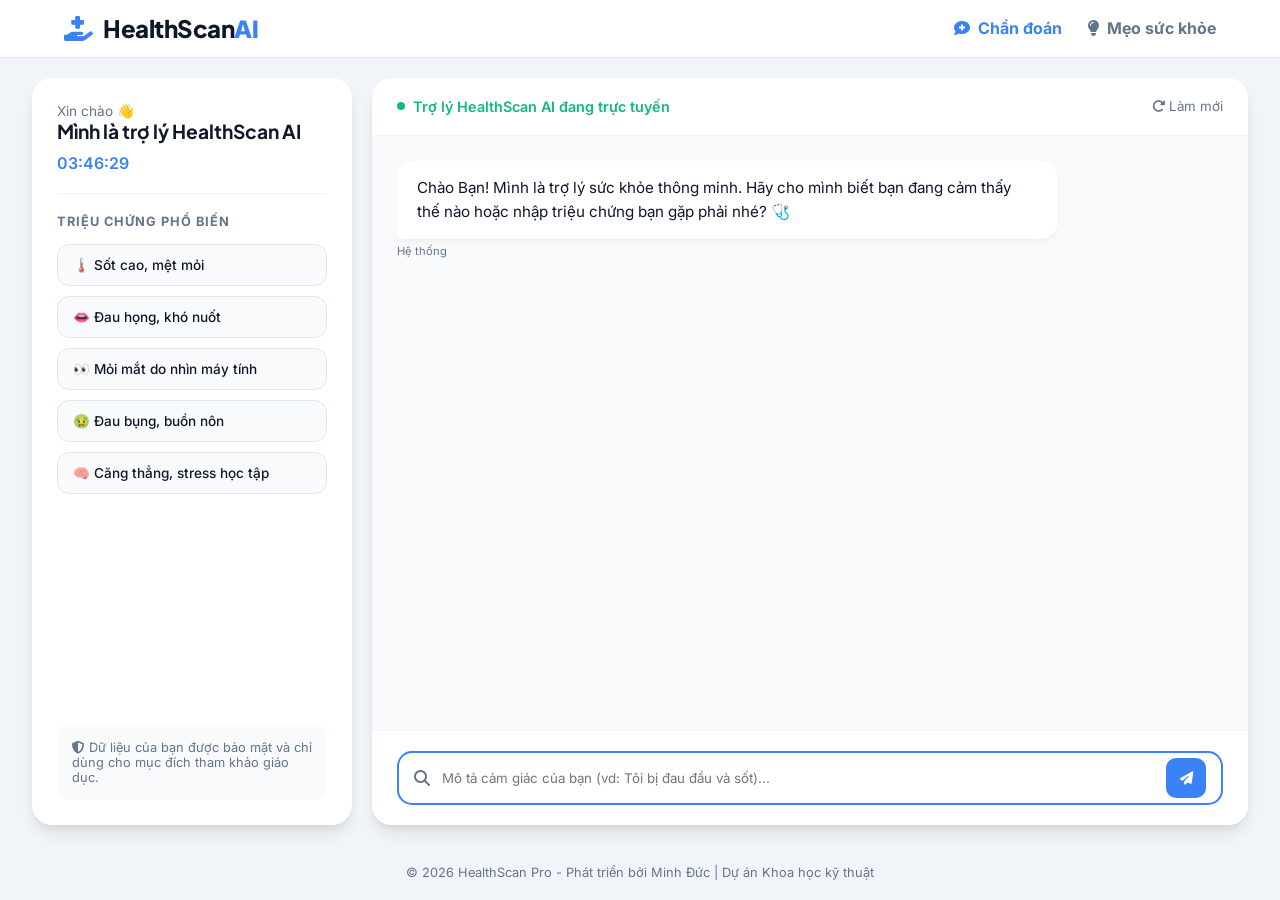
<file: index.html>
<!DOCTYPE html>
<html lang="vi">
<head>
    <meta charset="UTF-8">
    <meta name="viewport" content="width=device-width, initial-scale=1.0">
    <title>HealthScan AI | Trợ lý Sức khỏe Học đường</title>
    
    <link href="https://fonts.googleapis.com/css2?family=Inter:wght@300;400;500;600;700&family=Plus+Jakarta+Sans:wght@700;800&display=swap" rel="stylesheet">
    <link rel="stylesheet" href="https://cdnjs.cloudflare.com/ajax/libs/font-awesome/6.4.0/css/all.min.css">

    <style>
        :root {
            --primary: #3b82f6;
            --primary-dark: #2563eb;
            --secondary: #10b981;
            --bg-body: #f1f5f9;
            --bg-card: #ffffff;
            --text-main: #0f172a; /* Màu xanh đen đậm chuẩn UI */
            --text-muted: #64748b;
            --glass: rgba(255, 255, 255, 0.8);
            --shadow: 0 10px 15px -3px rgba(0, 0, 0, 0.1), 0 4px 6px -2px rgba(0, 0, 0, 0.05);
        }

        * { box-sizing: border-box; margin: 0; padding: 0; font-family: 'Inter', sans-serif; }

        body {
            background-color: var(--bg-body);
            color: var(--text-main);
            height: 100vh;
            display: flex;
            flex-direction: column;
            overflow: hidden;
        }

        /* --- NAVBAR TINH CHỈNH ĐỒNG BỘ --- */
        .navbar {
            background: var(--bg-card);
            padding: 0.8rem 5%; /* Chỉnh lại padding cho khớp tips.html */
            display: flex;
            justify-content: space-between;
            align-items: center;
            border-bottom: 1px solid #e2e8f0;
            z-index: 100;
            position: sticky; top: 0;
        }

        .logo-container {
            display: flex;
            align-items: center;
            text-decoration: none;
            gap: 10px;
        }

        .logo-icon {
            color: var(--primary);
            font-size: 1.6rem;
        }

        .logo-text {
            font-family: 'Plus Jakarta Sans', sans-serif;
            font-size: 1.5rem;
            color: #0f172a;
            font-weight: 800; /* Ép độ đậm 800 cho logo */
            letter-spacing: -0.5px;
        }

        .logo-text span { 
            color: var(--primary); 
            font-weight: 800;
        }

        .nav-links {
            display: flex;
            gap: 25px;
        }

        .nav-links a {
            text-decoration: none;
            color: var(--text-muted);
            font-weight: 700; /* Làm chữ menu đậm hơn cho rõ */
            transition: 0.3s;
            display: flex;
            align-items: center;
            gap: 8px;
            font-size: 1rem;
        }

        .nav-links a:hover, .nav-links a.active {
            color: var(--primary);
        }

        /* --- MAIN LAYOUT --- */
        .app-container {
            flex: 1;
            display: grid;
            grid-template-columns: 320px 1fr;
            max-width: 1400px;
            margin: 20px auto;
            width: 95%;
            gap: 20px;
            height: calc(100vh - 120px);
        }

        /* --- SIDEBAR --- */
        .sidebar {
            background: var(--bg-card);
            border-radius: 20px;
            padding: 25px;
            box-shadow: var(--shadow);
            display: flex;
            flex-direction: column;
            gap: 20px;
        }

        .user-profile {
            padding-bottom: 20px;
            border-bottom: 1px solid #f1f5f9;
        }

        .user-profile h2 { font-family: 'Plus Jakarta Sans'; font-size: 1.2rem; margin-bottom: 5px; }
        .user-profile p { font-size: 0.85rem; color: var(--text-muted); }

        .quick-actions h3 {
            font-size: 0.8rem;
            text-transform: uppercase;
            letter-spacing: 1px;
            color: var(--text-muted);
            margin-bottom: 15px;
        }

        .tag-cloud { display: flex; flex-direction: column; gap: 10px; }

        .tag-btn {
            background: #f8fafc;
            border: 1px solid #e2e8f0;
            color: var(--text-main);
            padding: 12px 15px;
            border-radius: 12px;
            font-size: 0.85rem;
            cursor: pointer;
            transition: 0.2s;
            text-align: left;
            font-weight: 500;
        }

        .tag-btn:hover {
            background: #eff6ff;
            border-color: var(--primary);
            color: var(--primary);
            transform: translateX(5px);
        }

        /* --- CHAT AREA --- */
        .chat-main {
            background: var(--bg-card);
            border-radius: 20px;
            box-shadow: var(--shadow);
            display: flex;
            flex-direction: column;
            overflow: hidden;
        }

        .chat-header {
            padding: 20px 25px;
            border-bottom: 1px solid #f1f5f9;
            display: flex;
            justify-content: space-between;
            align-items: center;
        }

        .status-online {
            display: flex; align-items: center; gap: 8px;
            font-size: 0.9rem; color: var(--secondary); font-weight: 600;
        }

        .status-dot {
            width: 8px; height: 8px; background: var(--secondary);
            border-radius: 50%; animation: pulse 2s infinite;
        }

        .chat-box {
            flex: 1; padding: 25px; overflow-y: auto;
            background-color: #f8fafc; display: flex;
            flex-direction: column; gap: 20px; scroll-behavior: smooth;
        }

        .message-wrapper { display: flex; flex-direction: column; max-width: 80%; animation: fadeIn 0.3s ease; }
        .ai-wrapper { align-self: flex-start; }
        .user-wrapper { align-self: flex-end; }

        .message { padding: 15px 20px; border-radius: 18px; font-size: 0.95rem; line-height: 1.6; }
        .ai-message { background: white; color: var(--text-main); border-bottom-left-radius: 4px; box-shadow: 0 4px 6px -1px rgba(0,0,0,0.05); }
        .user-message { background: var(--primary); color: white; border-bottom-right-radius: 4px; }

        .msg-time { font-size: 0.7rem; color: var(--text-muted); margin-top: 5px; }

        .input-container { padding: 20px 25px; background: white; border-top: 1px solid #f1f5f9; }
        .input-wrapper {
            background: #f1f5f9; border-radius: 15px; display: flex;
            align-items: center; padding: 5px 15px; border: 2px solid transparent; transition: 0.3s;
        }
        .input-wrapper:focus-within { background: white; border-color: var(--primary); }
        .input-wrapper input { flex: 1; background: transparent; border: none; padding: 12px; outline: none; }

        .send-btn {
            background: var(--primary); color: white; border: none;
            width: 40px; height: 40px; border-radius: 10px; cursor: pointer;
        }

        @keyframes pulse { 0% { opacity: 1; } 50% { opacity: 0.4; } 100% { opacity: 1; } }
        @keyframes fadeIn { from { opacity: 0; transform: translateY(10px); } to { opacity: 1; transform: translateY(0); } }

        @media (max-width: 900px) {
            .app-container { grid-template-columns: 1fr; }
            .sidebar { display: none; }
        }
    </style>
</head>
<body>

    <nav class="navbar">
        <a href="index.html" class="logo-container">
            <i class="fa-solid fa-hand-holding-medical logo-icon"></i>
            <span class="logo-text">HealthScan<span>AI</span></span>
        </a>
        
        <div class="nav-links">
            <a href="index.html" class="active"><i class="fa-solid fa-comment-medical"></i> <span>Chẩn đoán</span></a>
            <a href="tips.html"><i class="fa-solid fa-lightbulb"></i> <span>Mẹo sức khỏe</span></a>
            </div>
    </nav>

    <main class="app-container">
        <aside class="sidebar">
            <div class="user-profile">
                <p>Xin chào 👋</p>
                <h2>Mình là trợ lý HealthScan AI</h2>
                <div id="realTime" style="font-weight: 600; color: var(--primary); margin-top: 10px;">00:00:00</div>
            </div>

            <div class="quick-actions">
                <h3>Triệu chứng phổ biến</h3>
                <div class="tag-cloud">
                    <button class="tag-btn" onclick="quickSearch('sốt cao')">🌡️ Sốt cao, mệt mỏi</button>
                    <button class="tag-btn" onclick="quickSearch('đau họng')">👄 Đau họng, khó nuốt</button>
                    <button class="tag-btn" onclick="quickSearch('mỏi mắt')">👀 Mỏi mắt do nhìn máy tính</button>
                    <button class="tag-btn" onclick="quickSearch('đau bụng')">🤢 Đau bụng, buồn nôn</button>
                    <button class="tag-btn" onclick="quickSearch('áp lực')">🧠 Căng thẳng, stress học tập</button>
                </div>
            </div>

            <div style="margin-top: auto; padding: 15px; background: #f8fafc; border-radius: 12px; font-size: 0.8rem; color: var(--text-muted);">
                <i class="fa-solid fa-shield-halved"></i> Dữ liệu của bạn được bảo mật và chỉ dùng cho mục đích tham khảo giáo dục.
            </div>
        </aside>

        <section class="chat-main">
            <div class="chat-header">
                <div class="status-online">
                    <div class="status-dot"></div>
                    Trợ lý HealthScan AI đang trực tuyến
                </div>
                <button onclick="clearChat()" style="background:none; border:none; color:var(--text-muted); cursor:pointer;">
                    <i class="fa-solid fa-rotate-right"></i> Làm mới
                </button>
            </div>

            <div id="chatBox" class="chat-box">
                <div class="message-wrapper ai-wrapper">
                    <div class="message ai-message">
                        Chào Bạn! Mình là trợ lý sức khỏe thông minh. Hãy cho mình biết bạn đang cảm thấy thế nào hoặc nhập triệu chứng bạn gặp phải nhé? 🩺
                    </div>
                    <span class="msg-time">Hệ thống</span>
                </div>
            </div>

            <div class="input-container">
                <div class="input-wrapper">
                    <i class="fa-solid fa-magnifying-glass" style="color:var(--text-muted)"></i>
                    <input type="text" id="symptomInput" placeholder="Mô tả cảm giác của bạn (vd: Tôi bị đau đầu và sốt)...">
                    <button class="send-btn" id="sendBtn">
                        <i class="fa-solid fa-paper-plane"></i>
                    </button>
                </div>
            </div>
        </section>
    </main>

    <footer style="text-align: center; font-size: 0.8rem; color: var(--text-muted); padding: 20px 0;">
        &copy; 2026 HealthScan Pro - Phát triển bởi Minh Đức | Dự án Khoa học kỹ thuật
    </footer>

    <script src="script.js"></script>
    <script>
        function updateTime() {
            const now = new Date();
            document.getElementById("realTime").innerText = now.toLocaleTimeString('vi-VN');
        }
        setInterval(updateTime, 1000);
        updateTime();

        document.getElementById("symptomInput").addEventListener("keydown", function(e) {
            if(e.key === "Enter") {
                // Giả sử hàm checkSymptoms() nằm trong script.js
                if(typeof checkSymptoms === 'function') checkSymptoms();
            }
        });
    </script>
</body>
</html>
</file>
